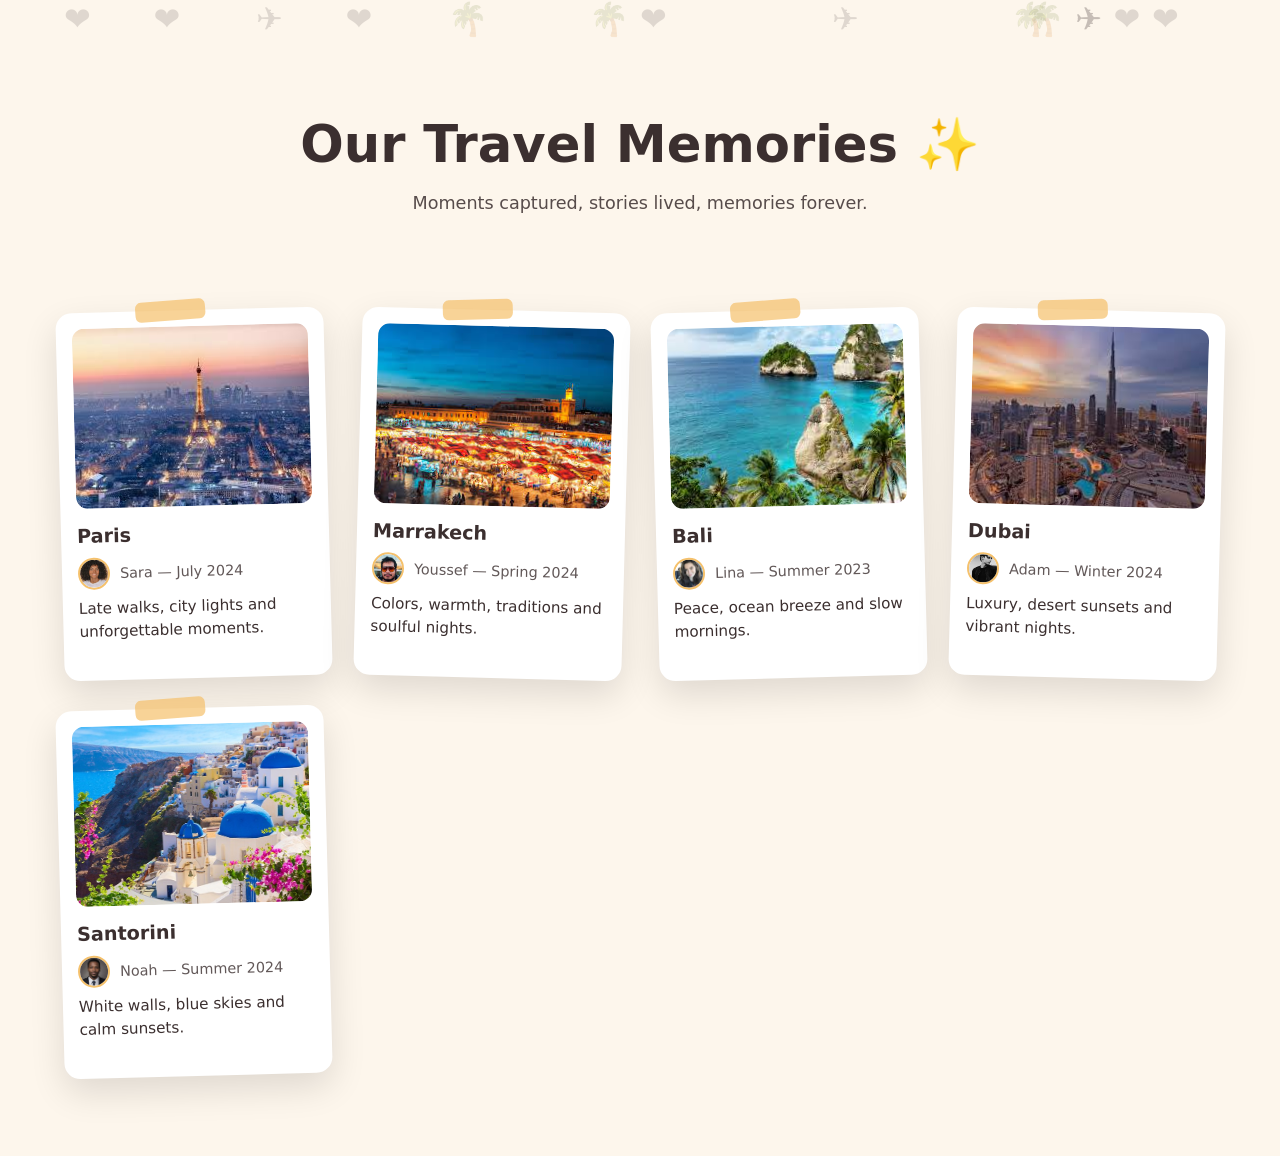
<file: memories.html>
<!DOCTYPE html>
<html lang="en">
<head>
<meta charset="UTF-8">
<title>Travel Memories</title>

<style>
* {
  box-sizing: border-box;
}

body {
  margin: 0;
  font-family: "Segoe UI", system-ui, sans-serif;
  background: #fdf6ec;
  color: #3b2f2f;
  position: relative;
  overflow-x: hidden;
}

/* ===== FLOATING EMOJIS ===== */
.emoji {
  position: absolute;
  font-size: 2rem;
  opacity: 0.15;
  pointer-events: none;
  animation: float 15s linear infinite;
}

@keyframes float {
  0% { transform: translateY(100vh) rotate(0deg); }
  100% { transform: translateY(-20vh) rotate(360deg); }
}

/* ===== HEADER ===== */
.memories-header {
  text-align: center;
  padding: 80px 20px 40px;
}

.memories-header h1 {
  font-size: 3.2rem;
  margin-bottom: 10px;
}

.memories-header p {
  font-size: 1.1rem;
  opacity: 0.85;
}

/* ===== SCRAPBOOK GRID ===== */
.scrapbook {
  max-width: 1200px;
  margin: auto;
  padding: 40px 20px 80px;
  display: grid;
  grid-template-columns: repeat(auto-fit, minmax(260px, 1fr));
  gap: 30px;
  position: relative;
  z-index: 1;
}

/* ===== MEMORY CARD ===== */
.memory {
  background: #fff;
  padding: 16px 16px 22px;
  border-radius: 16px;
  box-shadow: 0 14px 35px rgba(0,0,0,0.12);
  transform: rotate(-1.5deg);
  transition: transform 0.3s ease;
  position: relative;
}

.memory:nth-child(even) {
  transform: rotate(1.5deg);
}

.memory:hover {
  transform: rotate(0deg) scale(1.03);
}

/* tape effect */
.memory::before {
  content: "";
  position: absolute;
  top: -10px;
  left: 30%;
  width: 70px;
  height: 20px;
  background: rgba(245,193,108,0.7);
  transform: rotate(-3deg);
  border-radius: 6px;
}

/* memory image */
.memory img.memory-photo {
  width: 100%;
  height: 180px;
  object-fit: cover;
  border-radius: 12px;
}

/* user info */
.user-info {
  display: flex;
  align-items: center;
  margin-top: 10px;
  gap: 10px;
}

.user-info img {
  width: 32px;
  height: 32px;
  border-radius: 50%;
  object-fit: cover;
  border: 2px solid #f5c16c;
}

.memory h3 {
  margin: 12px 0 6px;
  font-size: 1.2rem;
}

.memory span {
  font-size: 0.9rem;
  opacity: 0.8;
}

.memory p {
  font-size: 0.95rem;
  margin-top: 8px;
  line-height: 1.5;
}

</style>
</head>

<body>

<!-- ===== FLOATING EMOJIS ===== -->
<span class="emoji" style="left:5%; animation-duration:18s;" title="Love ❤️">❤️</span>
<span class="emoji" style="left:20%; animation-duration:22s;" title="Travel ✈️">✈️</span>
<span class="emoji" style="left:35%; animation-duration:20s;" title="Palm Tree 🌴">🌴</span>
<span class="emoji" style="left:50%; animation-duration:25s;" title="Love ❤️">❤️</span>
<span class="emoji" style="left:65%; animation-duration:18s;" title="Travel ✈️">✈️</span>
<span class="emoji" style="left:80%; animation-duration:20s;" title="Palm Tree 🌴">🌴</span>
<span class="emoji" style="left:90%; animation-duration:22s;" title="Love ❤️">❤️</span>

<span class="emoji" style="left:27%; animation-duration:18s;" title="Love ❤️">❤️</span>
<span class="emoji" style="left:84%; animation-duration:22s;" title="Travel ✈️">✈️</span>
<span class="emoji" style="left:79%; animation-duration:20s;" title="Palm Tree 🌴">🌴</span>
<span class="emoji" style="left:12%; animation-duration:25s;" title="Love ❤️">❤️</span>
<span class="emoji" style="left:84%; animation-duration:18s;" title="Travel ✈️">✈️</span>
<span class="emoji" style="left:46%; animation-duration:20s;" title="Palm Tree 🌴">🌴</span>
<span class="emoji" style="left:87%; animation-duration:22s;" title="Love ❤️">❤️</span>

<header class="memories-header">
  <h1>Our Travel Memories ✨</h1>
  <p>Moments captured, stories lived, memories forever.</p>
</header>

<section class="scrapbook">

  <div class="memory">
    <img class="memory-photo" src="Paris.jpg" alt="Paris">
    <h3>Paris</h3>
    <div class="user-info">
      <img src="sara.jpg" alt="Sara">
      <span>Sara — July 2024</span>
    </div>
    <p>Late walks, city lights and unforgettable moments.</p>
  </div>

  <div class="memory">
    <img class="memory-photo" src="Marakech.jpg" alt="Marrakech">
    <h3>Marrakech</h3>
    <div class="user-info">
      <img src="youssef.jpg" alt="Youssef">
      <span>Youssef — Spring 2024</span>
    </div>
    <p>Colors, warmth, traditions and soulful nights.</p>
  </div>

  <div class="memory">
    <img class="memory-photo" src="Bali.jpg" alt="Bali">
    <h3>Bali</h3>
    <div class="user-info">
      <img src="lina.jpg" alt="Lina">
      <span>Lina — Summer 2023</span>
    </div>
    <p>Peace, ocean breeze and slow mornings.</p>
  </div>

  <div class="memory">
    <img class="memory-photo" src="DUBAI.jpg" alt="Dubai">
    <h3>Dubai</h3>
    <div class="user-info">
      <img src="adam.jpg" alt="Adam">
      <span>Adam — Winter 2024</span>
    </div>
    <p>Luxury, desert sunsets and vibrant nights.</p>
  </div>


  <div class="memory">
    <img class="memory-photo" src="Santorini-CreditiStock_Maglara.jpg" alt="Santorini">
    <h3>Santorini</h3>
    <div class="user-info">
      <img src="noah.jpg" alt="Noah">
      <span>Noah — Summer 2024</span>
    </div>
    <p>White walls, blue skies and calm sunsets.</p>
  </div>

</section>

</body>
</html>
</file>
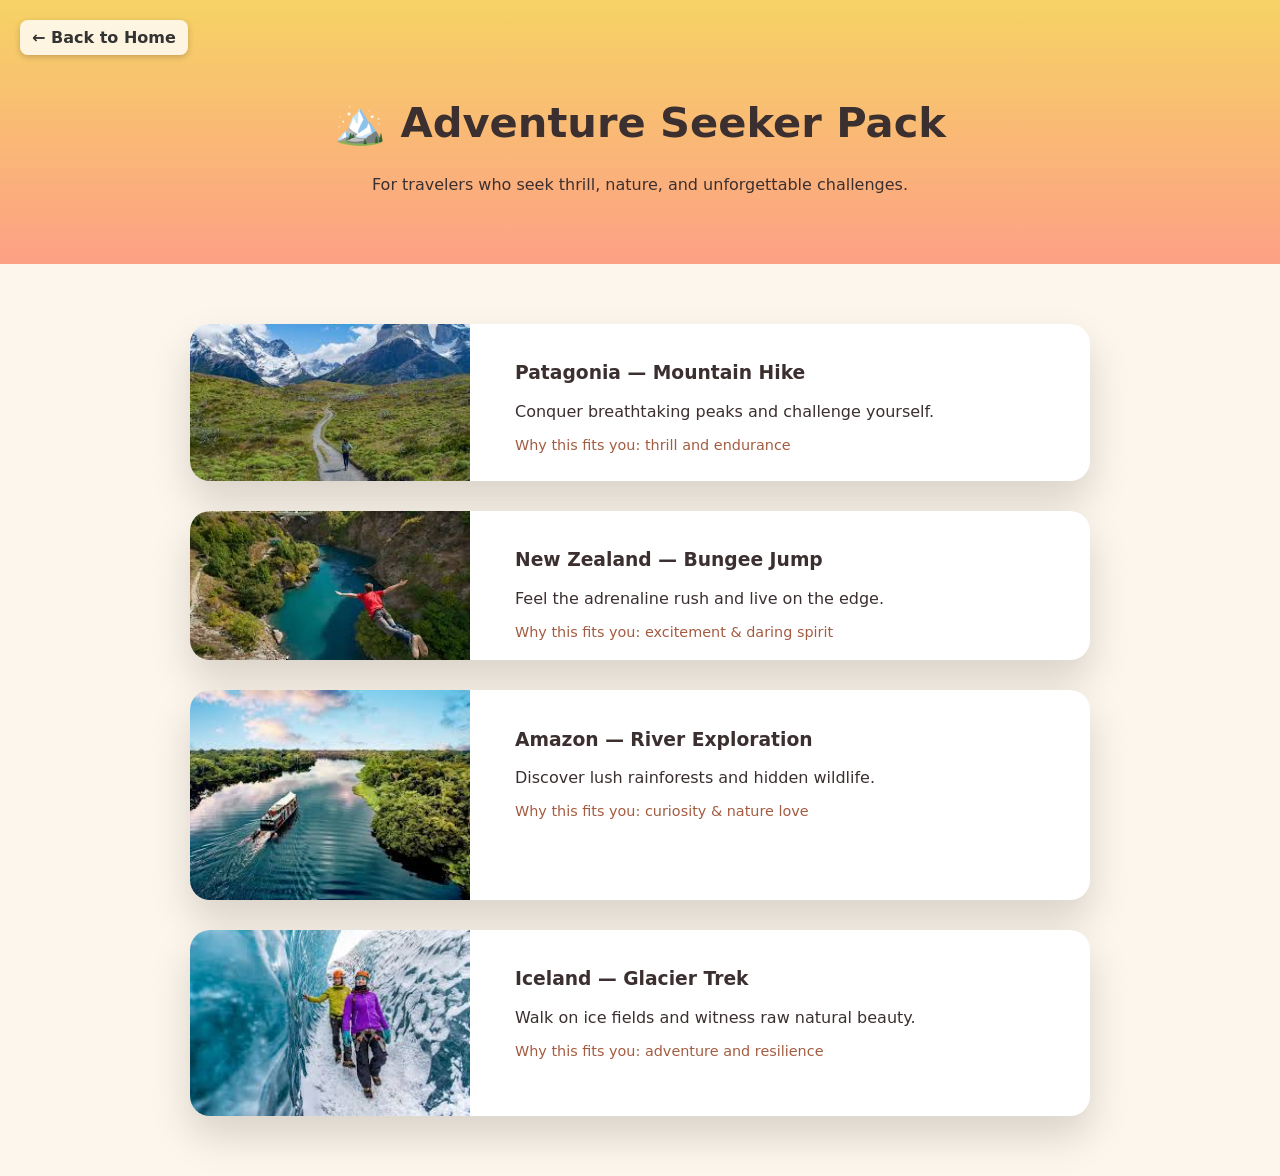
<file: pack-adventure.html>
<!DOCTYPE html>
<html lang="en">
<head>
<meta charset="UTF-8">
<title>Adventure Seeker Pack</title>
<link rel="stylesheet" href="pack.css">
</head>

<body>

<header class="pack-header">
  <h1>🏔️ Adventure Seeker Pack</h1>
  <p>For travelers who seek thrill, nature, and unforgettable challenges.</p>
</header>

<section class="pack-content">

  <div class="pack-card">
    <img src="hiking.jpg" alt="Patagonia Hiking">
    <div>
      <h3>Patagonia — Mountain Hike</h3>
      <p>
        Conquer breathtaking peaks and challenge yourself.
      </p>
      <span>Why this fits you: thrill and endurance</span>
    </div>
  </div>

  <div class="pack-card">
    <img src="bungee.jpg" alt="New Zealand Bungee">
    <div>
      <h3>New Zealand — Bungee Jump</h3>
      <p>
        Feel the adrenaline rush and live on the edge.
      </p>
      <span>Why this fits you: excitement & daring spirit</span>
    </div>
  </div>

  <div class="pack-card">
    <img src="amazon.jpg" alt="Amazon River">
    <div>
      <h3>Amazon — River Exploration</h3>
      <p>
        Discover lush rainforests and hidden wildlife.
      </p>
      <span>Why this fits you: curiosity & nature love</span>
    </div>
  </div>

  <div class="pack-card">
    <img src="iceland.jpg" alt="Iceland Glacier">
    <div>
      <h3>Iceland — Glacier Trek</h3>
      <p>
        Walk on ice fields and witness raw natural beauty.
      </p>
      <span>Why this fits you: adventure and resilience</span>
    </div>
  </div>

  <a href="test.html" class="back-link">← Back to Home</a>

</section>

</body>
</html>
</file>
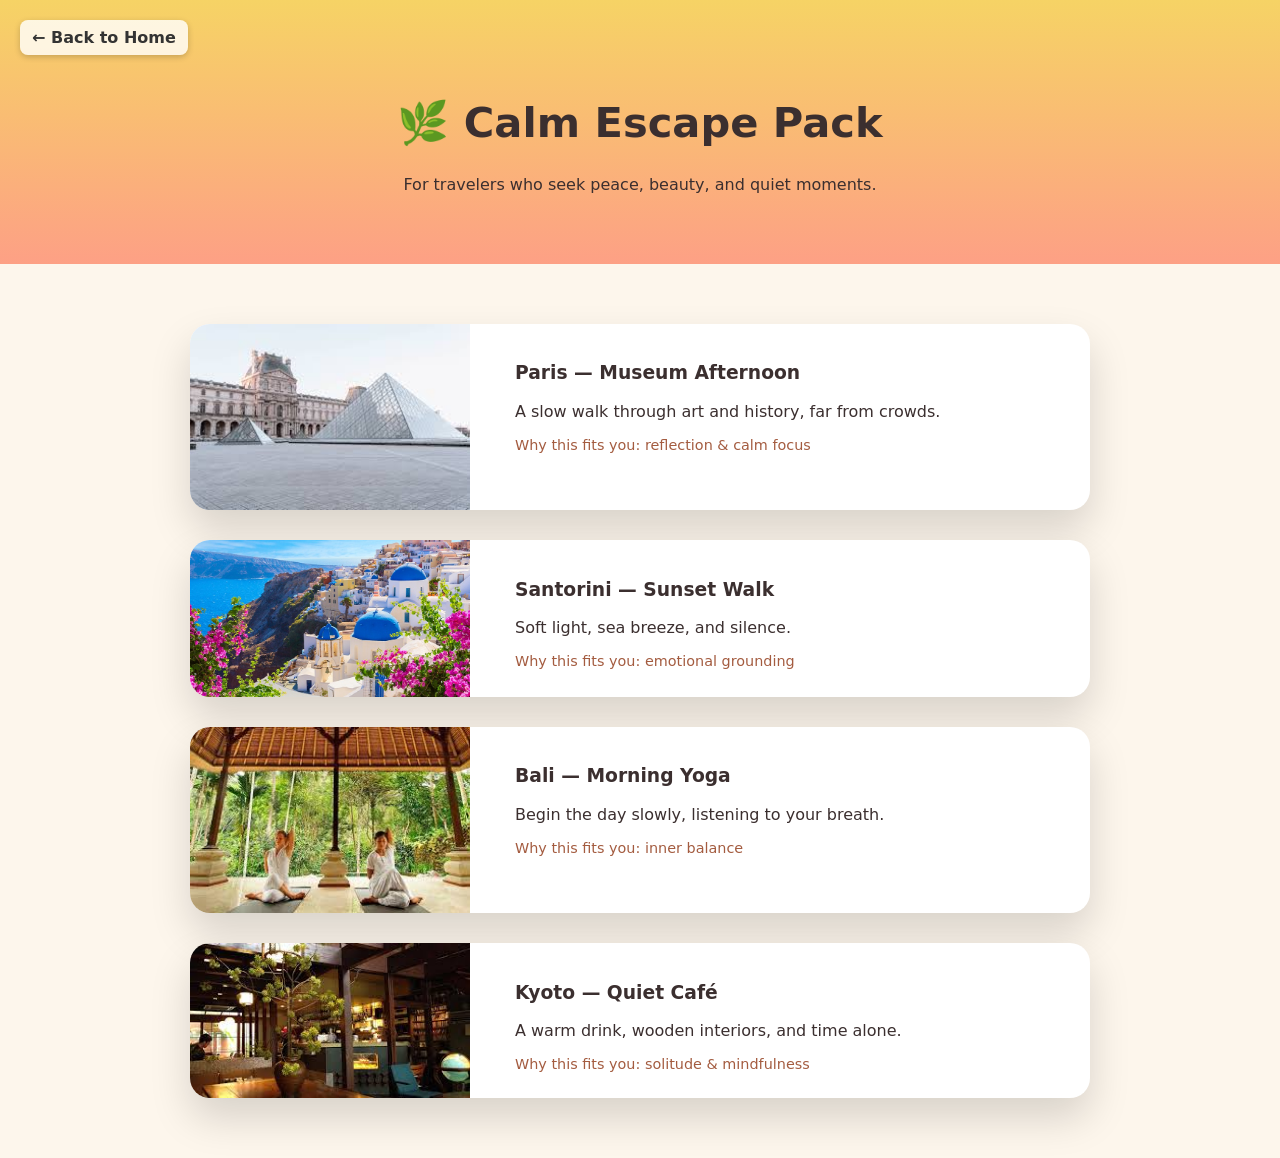
<file: pack-calm.html>
<!DOCTYPE html>
<html lang="en">
<head>
<meta charset="UTF-8">
<title>Calm Escape Pack</title>
<link rel="stylesheet" href="pack.css">
</head>

<body>

<header class="pack-header">
  <h1>🌿 Calm Escape Pack</h1>
  <p>For travelers who seek peace, beauty, and quiet moments.</p>
</header>

<section class="pack-content">

  <div class="pack-card">
    <img src="image.png" alt="Paris Museum">
    <div>
      <h3>Paris — Museum Afternoon</h3>
      <p>
        A slow walk through art and history, far from crowds.
      </p>
      <span>Why this fits you: reflection & calm focus</span>
    </div>
  </div>

  <div class="pack-card">
    <img src="Santorini-CreditiStock_Maglara.jpg" alt="Santorini Sunset">
    <div>
      <h3>Santorini — Sunset Walk</h3>
      <p>
        Soft light, sea breeze, and silence.
      </p>
      <span>Why this fits you: emotional grounding</span>
    </div>
  </div>

  <div class="pack-card">
    <img src="yoga.jpg" alt="Bali Yoga">
    <div>
      <h3>Bali — Morning Yoga</h3>
      <p>
        Begin the day slowly, listening to your breath.
      </p>
      <span>Why this fits you: inner balance</span>
    </div>
  </div>

  <div class="pack-card">
    <img src="cafe.jpg" alt="Kyoto Cafe">
    <div>
      <h3>Kyoto — Quiet Café</h3>
      <p>
        A warm drink, wooden interiors, and time alone.
      </p>
      <span>Why this fits you: solitude & mindfulness</span>
    </div>
  </div>

  <a href="test.html" class="back-link">← Back to Home</a>
</section>

</body>
</html>
</file>
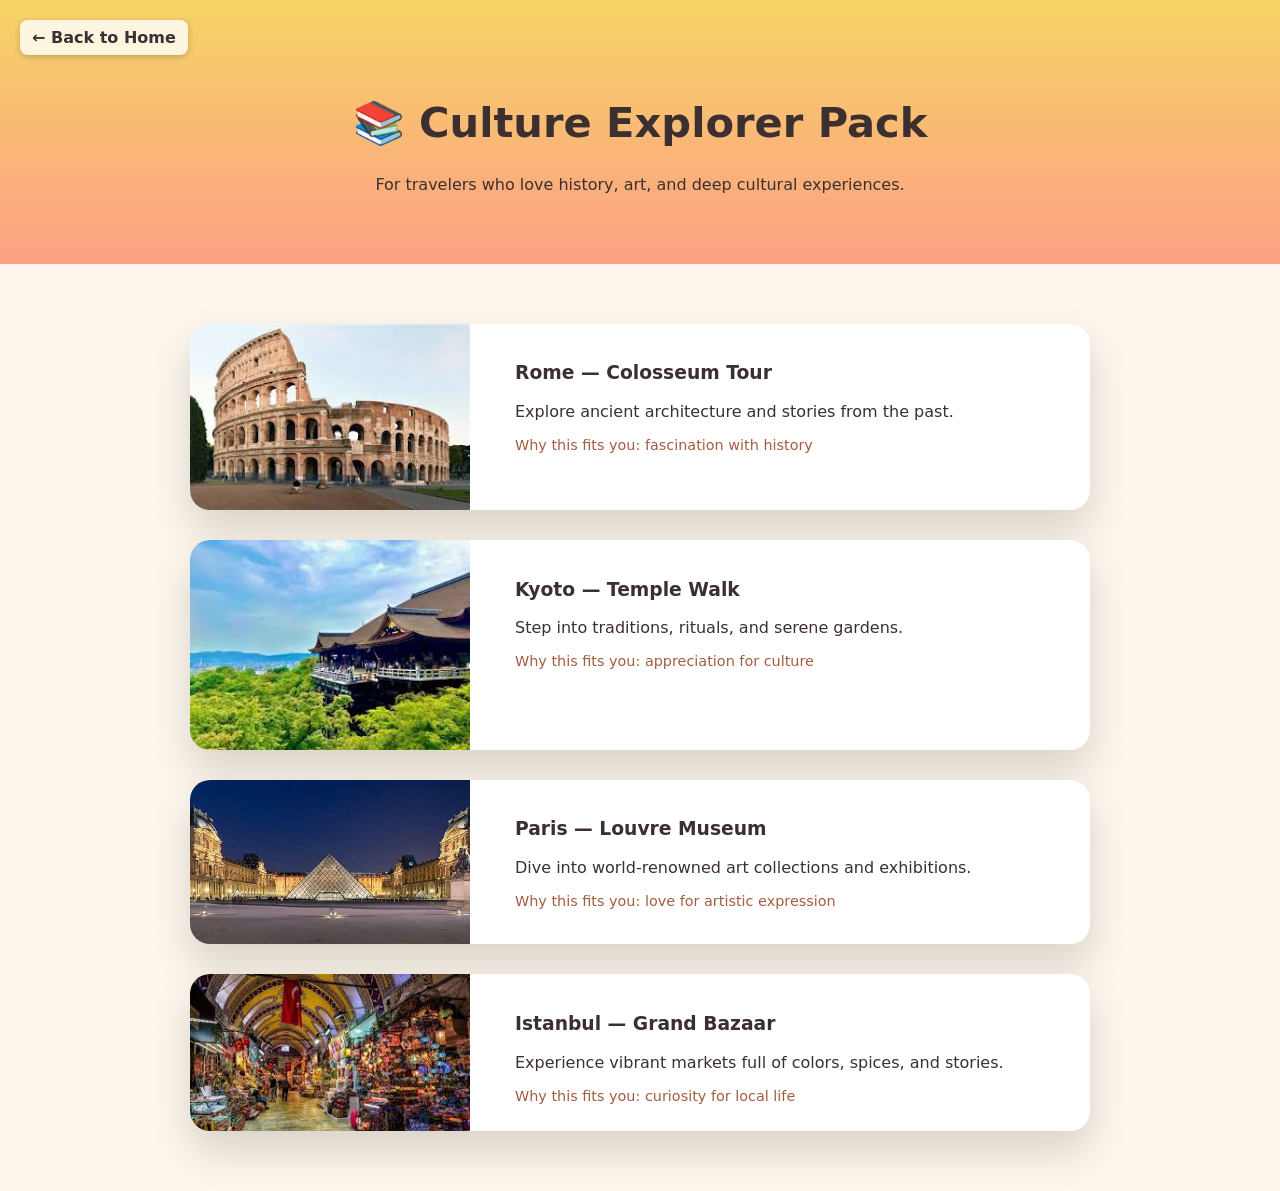
<file: pack-culture.html>
<!DOCTYPE html>
<html lang="en">
<head>
<meta charset="UTF-8">
<title>Culture Explorer Pack</title>
<link rel="stylesheet" href="pack.css">
</head>

<body>

<header class="pack-header">
  <h1>📚 Culture Explorer Pack</h1>
  <p>For travelers who love history, art, and deep cultural experiences.</p>
</header>

<section class="pack-content">

  <div class="pack-card">
    <img src="roma.jpg" alt="Rome Colosseum">
    <div>
      <h3>Rome — Colosseum Tour</h3>
      <p>
        Explore ancient architecture and stories from the past.
      </p>
      <span>Why this fits you: fascination with history</span>
    </div>
  </div>

  <div class="pack-card">
    <img src="kyoto temple.jpg" alt="Kyoto Temple">
    <div>
      <h3>Kyoto — Temple Walk</h3>
      <p>
        Step into traditions, rituals, and serene gardens.
      </p>
      <span>Why this fits you: appreciation for culture</span>
    </div>
  </div>

  <div class="pack-card">
    <img src="Louvre Museum.jpeg" alt="Louvre Paris">
    <div>
      <h3>Paris — Louvre Museum</h3>
      <p>
        Dive into world-renowned art collections and exhibitions.
      </p>
      <span>Why this fits you: love for artistic expression</span>
    </div>
  </div>

  <div class="pack-card">
    <img src="istanbul.jpg" alt="Istanbul Bazaar">
    <div>
      <h3>Istanbul — Grand Bazaar</h3>
      <p>
        Experience vibrant markets full of colors, spices, and stories.
      </p>
      <span>Why this fits you: curiosity for local life</span>
    </div>
  </div>

  <a href="test.html" class="back-link">← Back to Home</a>
</section>

</body>
</html>
</file>
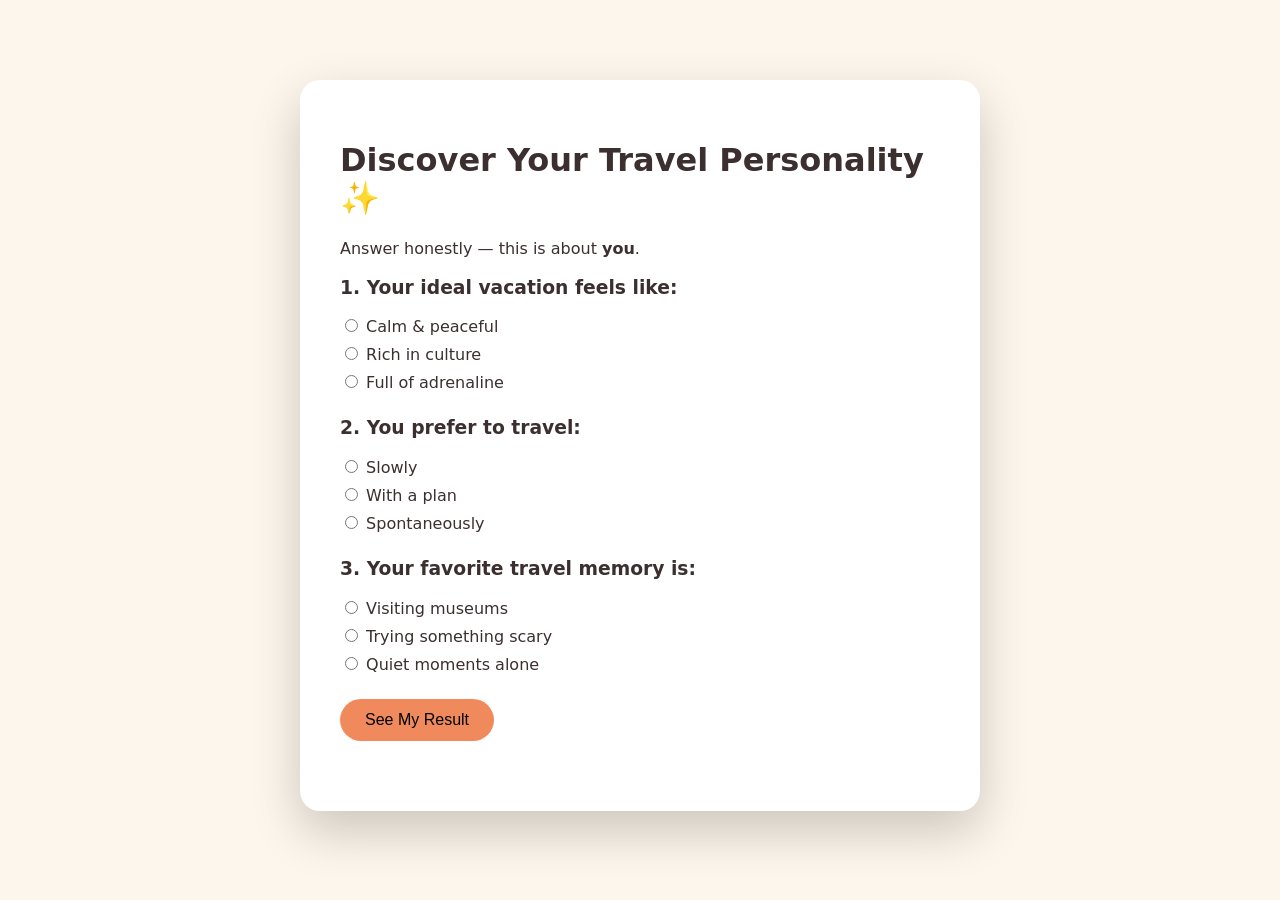
<file: personality-test.html>
<!DOCTYPE html>
<html lang="en">
<head>
<meta charset="UTF-8">
<title>Travel Type Quiz</title>
<link rel="stylesheet" href="quiz.css">
</head>

<body>

<div class="quiz-container">
  <h1>Discover Your Travel Personality ✨</h1>
  <p>Answer honestly — this is about <strong>you</strong>.</p>

  <form id="quiz-form">

    <div class="question">
      <h3>1. Your ideal vacation feels like:</h3>
      <label><input type="radio" name="q1" value="calm"> Calm & peaceful</label>
      <label><input type="radio" name="q1" value="culture"> Rich in culture</label>
      <label><input type="radio" name="q1" value="adventure"> Full of adrenaline</label>
    </div>

    <div class="question">
      <h3>2. You prefer to travel:</h3>
      <label><input type="radio" name="q2" value="calm"> Slowly</label>
      <label><input type="radio" name="q2" value="culture"> With a plan</label>
      <label><input type="radio" name="q2" value="adventure"> Spontaneously</label>
    </div>

    <div class="question">
      <h3>3. Your favorite travel memory is:</h3>
      <label><input type="radio" name="q3" value="culture"> Visiting museums</label>
      <label><input type="radio" name="q3" value="adventure"> Trying something scary</label>
      <label><input type="radio" name="q3" value="calm"> Quiet moments alone</label>
    </div>

    <button type="submit">See My Result</button>
  </form>

  <div id="result" class="result"></div>
</div>

<script src="quiz.js"></script>
</body>
</html>
</file>
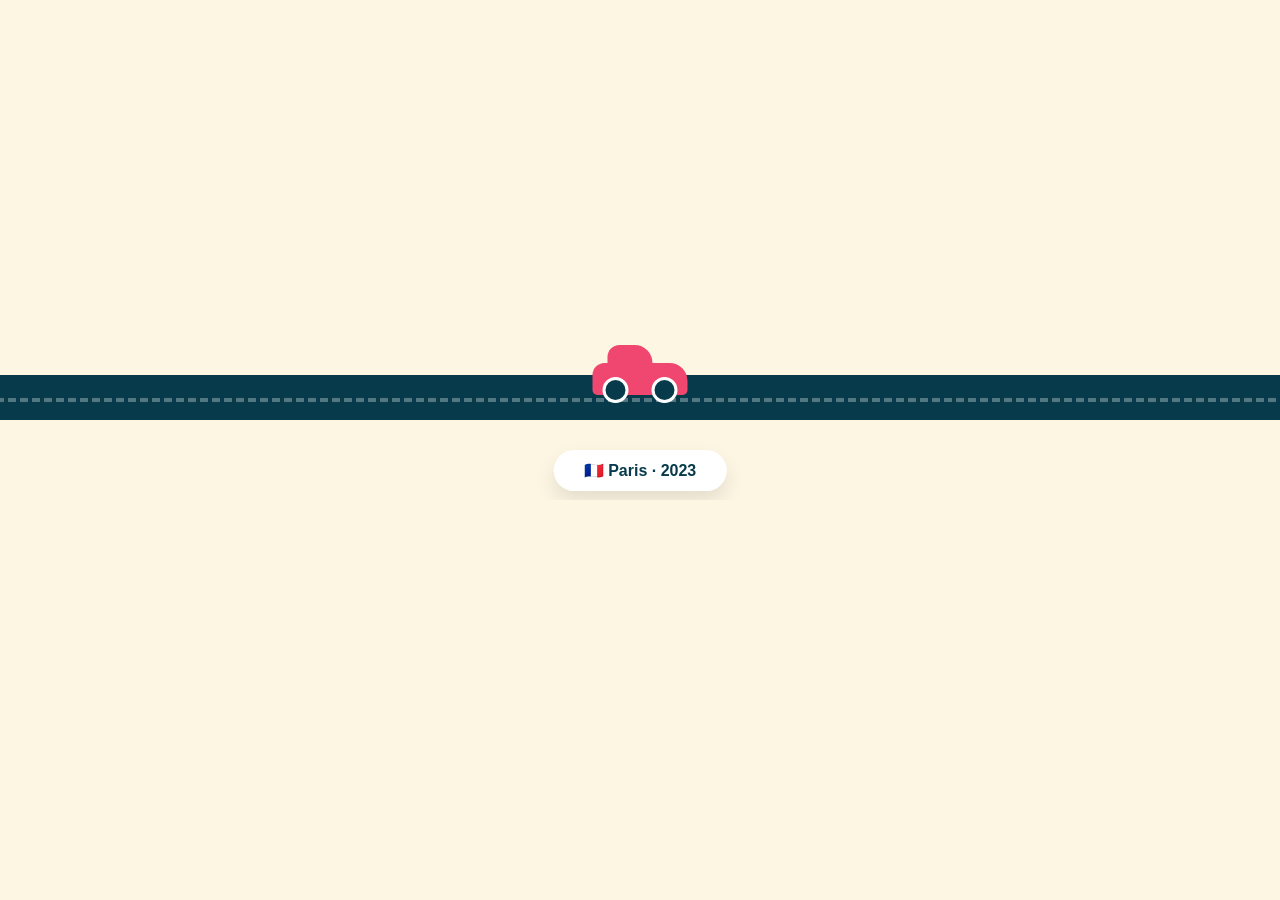
<file: timeline.html>
<!DOCTYPE html>
<html lang="en">
<head>
<meta charset="UTF-8">
<meta name="viewport" content="width=device-width, initial-scale=1.0">
<title>Our Travel Memories</title>
<style>
:root {
  --bg-color: #fdf6e3;
  --road-color: #073b4c;
  --accent-red: #ef476f;
  --accent-blue: #118ab2;
}

body {
  margin: 0;
  background: var(--bg-color);
  overflow: hidden;
  font-family: 'Segoe UI', Tahoma, Geneva, Verdana, sans-serif;
}

/* BACKGROUND */
#city-bg {
  position: fixed;
  inset: 0;
  background-size: cover;
  background-position: center;
  transition: opacity 1.5s ease;
  opacity: 0;
  z-index: -1;
}
.bg-overlay { position: absolute; inset:0; background: rgba(253,246,227,0.35); }

/* VIEWPORT */
.viewport { width: 100vw; height: 500px; position: relative; overflow: hidden; }

/* CAR */
.car {
  position: absolute;
  bottom: 105px; left:50%;
  transform: translateX(-50%);
  width:95px; height:32px;
  background: var(--accent-red);
  border-radius:12px 18px 5px 5px;
  z-index:1000;
  animation: bounce 0.3s infinite alternate;
}
.car::after {
  content:"";
  position:absolute; top:-18px; left:15px;
  width:45px; height:20px;
  background: var(--accent-red);
  border-radius:12px 18px 0 0;
}
.wheel { position:absolute; bottom:-8px; width:20px; height:20px; background:var(--road-color); border-radius:50%; border:3px solid #fff;}
.wheel.left { left:10px; } .wheel.right { right:10px; }
@keyframes bounce { from{transform:translateX(-50%) translateY(0);} to{transform:translateX(-50%) translateY(-2px);} }

/* TIMELINE */
.timeline { position:absolute; bottom:0; width:5000px; height:300px; transition: transform 2.8s cubic-bezier(0.45,0,0.55,1);}
.road { position:absolute; bottom:80px; width:100%; height:45px; background:var(--road-color);}
.road::after { content:""; position:absolute; top:50%; width:100%; border-top:4px dashed rgba(255,255,255,0.3); }

/* DESTINATIONS */
.destination { position:absolute; bottom:20px; transform:translateX(-50%); text-align:center;}
.destination span { background:white; padding:12px 30px; border-radius:35px; font-weight:800; color:var(--road-color); box-shadow:0 10px 20px rgba(0,0,0,0.1); }

/* CITY BUBBLE */
#city-bubble {
  position:absolute; bottom:160px; left:50%;
  transform: translateX(-50%) scale(0);
  width:260px; background:white; padding:18px; border-radius:20px;
  box-shadow:0 10px 30px rgba(0,0,0,0.15);
  z-index:2000; text-align:center; transition:0.5s;
}
.city-images { display:flex; gap:6px; margin-top:10px; }
.city-images img { width:100%; max-height:90px; border-radius:10px; object-fit:cover; }

/* FINAL MESSAGE */
#final-message {
  position: fixed; bottom:-200px; left:50%;
  transform: translateX(-50%);
  background:white; padding:20px 30px; border-radius:20px;
  box-shadow:0 10px 30px rgba(0,0,0,0.2);
  font-weight:600; text-align:center;
  transition: bottom 0.8s ease-out;
  z-index:3000;
}
#final-message a {
  display:inline-block; margin-top:12px; padding:10px 18px;
  background:var(--accent-blue); color:white; text-decoration:none; border-radius:12px;
}
</style>
</head>
<body>

<div id="city-bg"><div class="bg-overlay"></div></div>
<div class="viewport">

  <div id="city-bubble"></div>
  <div id="final-message">
    Ready to make more memories with us? ✨<br>
    <a href="test.html" target="_blank">Let's Go 🌍</a>
  </div>

  <div class="car"><div class="wheel left"></div><div class="wheel right"></div></div>
  <div class="plane" id="plane"><div class="plane-body"></div></div>

  <div class="scene">
    <div class="timeline" id="timeline">
      <div class="road"></div>

      <div class="destination" style="left:800px" data-bg="https://images.unsplash.com/photo-1502602898657-3e91760cbb34" data-text="We walked under the Eiffel Tower, drank coffee, and got lost on purpose 💕" data-images="https://images.unsplash.com/photo-1508057198894-247b23fe5ade"><span>🇫🇷 Paris · 2023</span></div>

      <div class="destination" style="left:2200px" data-bg="344316.jpg" data-text="Souks, sunsets, and mint tea every evening 🌿" data-images="https://images.unsplash.com/photo-1548013146-72479768bada"><span>🇲🇦 Marrakech · 2024</span></div>

      <div class="destination" style="left:3600px" data-bg="https://images.unsplash.com/photo-1493976040374-85c8e12f0c0e" data-text="Neon nights, ramen breaks, and quiet temples 🌸" data-images="https://images.unsplash.com/photo-1503899036084-c55cdd92da26"><span>🇯🇵 Tokyo · 2025</span></div>

    </div>
  </div>
</div>

<script>
const timeline = document.getElementById("timeline");
const plane = document.getElementById("plane");
const cityBg = document.getElementById("city-bg");
const bubble = document.getElementById("city-bubble");
const finalMessage = document.getElementById("final-message");
const destinations = document.querySelectorAll(".destination");

let index = 0;

function showBubble(dest) {
  bubble.innerHTML = `<strong>${dest.dataset.text}</strong>`;
  if(dest.dataset.images) bubble.innerHTML += `<div class="city-images"><img src="${dest.dataset.images}"></div>`;
  bubble.style.transform = "translateX(-50%) scale(1)";
}

function hideBubble() { bubble.style.transform = "translateX(-50%) scale(0)"; }

function moveTimeline(i) {
  hideBubble();
  cityBg.style.opacity = "0";
  const destX = destinations[i].offsetLeft;
  timeline.style.transform = `translateX(-${destX - window.innerWidth/2}px)`;

  setTimeout(()=>{
    cityBg.style.backgroundImage = `url('${destinations[i].dataset.bg}')`;
    cityBg.style.opacity = "1";
    showBubble(destinations[i]);

    // FINAL MESSAGE FOR LAST DESTINATION
    if(i === destinations.length -1){
      setTimeout(()=>{
        hideBubble();
        setTimeout(()=>{
          finalMessage.style.bottom = "150px"; // slide up
        },700);
      },3500);
    }
  },1500);
}

function flyPlane(callback){
  plane.style.display="block";
  let x=-150;
  const fly=setInterval(()=>{
    x+=12;
    plane.style.left = x + "px";
    if(x>window.innerWidth+200){ clearInterval(fly); plane.style.display="none"; callback(); }
  },16);
}

function next(){
  if(index >= destinations.length) return;
  moveTimeline(index);
  if(index === destinations.length-1) return; // stop after last
  setTimeout(()=>{
    const nextDest = destinations[index+1];
    if(destinations[index].dataset.country !== nextDest.dataset.country){
      flyPlane(()=>{ index++; next(); });
    }else{ index++; next(); }
  },6500);
}

window.onload = next;
</script>

</body>
</html>
</file>
<file: pack.css>
body {
  margin: 0;
  font-family: system-ui;
  background: #fdf6ec;
  color: #3b2f2f;
}

.pack-header {
  text-align: center;
  padding: 70px 20px;
  background: linear-gradient(to bottom, #f6d365, #fda085);
}

.pack-header h1 {
  font-size: 2.6rem;
}

.pack-header p {
  max-width: 600px;
  margin: 15px auto 0;
}

.pack-content {
  max-width: 900px;
  margin: 60px auto;
  padding: 0 20px;
}

.pack-card {
  display: flex;
  gap: 25px;
  background: white;
  margin-bottom: 30px;
  border-radius: 20px;
  overflow: hidden;
  box-shadow: 0 20px 40px rgba(0,0,0,0.15);
}

.pack-card img {
  width: 280px;
  object-fit: cover;
}

.pack-card div {
  padding: 20px;
}

.pack-card span {
  display: block;
  margin-top: 10px;
  font-size: 0.9rem;
  color: #a45c40;
}

.back-link {
  position: fixed;
  top: 20px;
  left: 20px; /* or right: 20px; if you prefer */
  background-color: rgba(255, 255, 255, 0.8);
  color: #333;
  padding: 8px 12px;
  border-radius: 8px;
  text-decoration: none;
  font-weight: bold;
  box-shadow: 0 2px 6px rgba(0,0,0,0.2);
  transition: all 0.3s ease;
  z-index: 1000;
}

.back-link:hover {
  background-color: #fff;
  color: #0077cc;
  transform: translateY(-2px);
  box-shadow: 0 4px 12px rgba(0,0,0,0.25);
}
</file>
<file: quiz.css>
body {
  font-family: system-ui;
  background: #fdf6ec;
  color: #3b2f2f;
}

.quiz-container {
  max-width: 600px;
  margin: 80px auto;
  background: #fff;
  padding: 40px;
  border-radius: 20px;
  box-shadow: 0 20px 50px rgba(0,0,0,0.2);
}

.question {
  margin-bottom: 25px;
}

label {
  display: block;
  margin: 8px 0;
}

button {
  padding: 12px 25px;
  background: #f08a5d;
  border: none;
  border-radius: 30px;
  font-size: 1rem;
  cursor: pointer;
}

.result {
  margin-top: 30px;
  font-size: 1.1rem;
}
</file>
